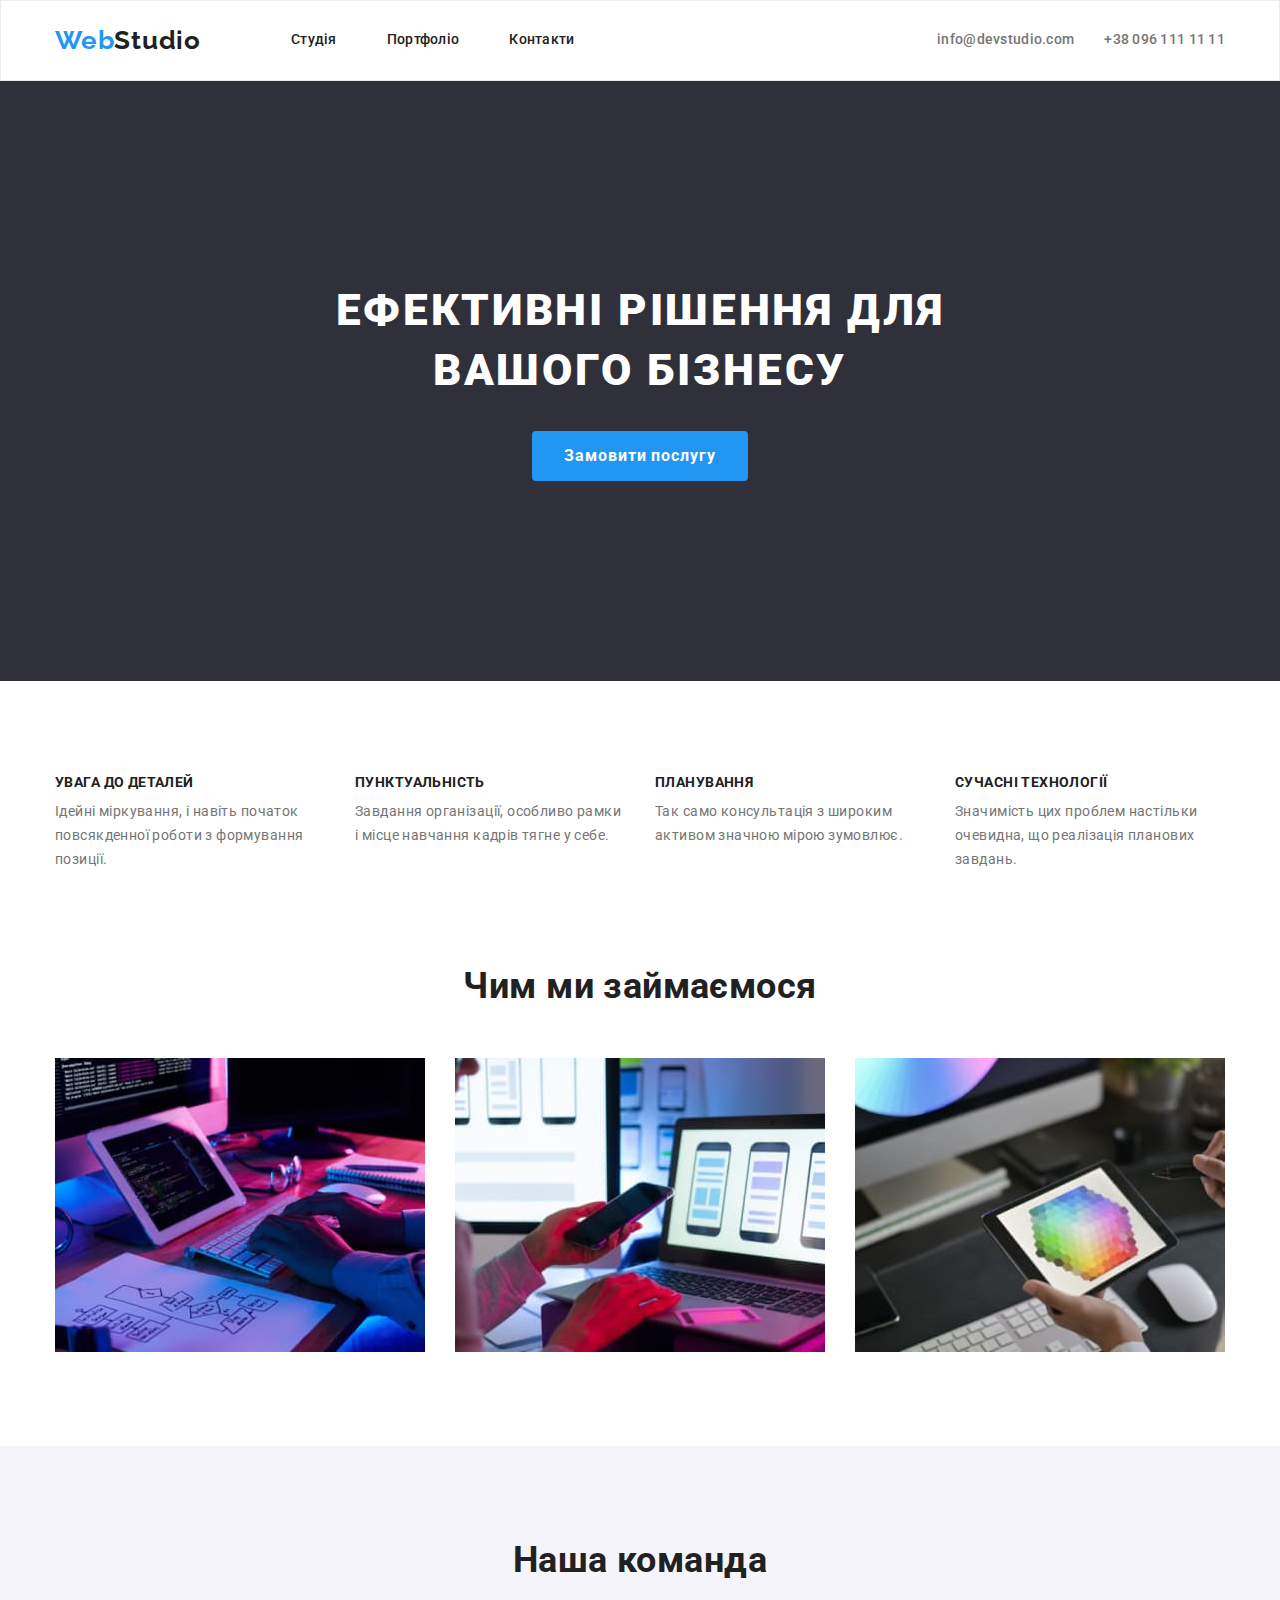
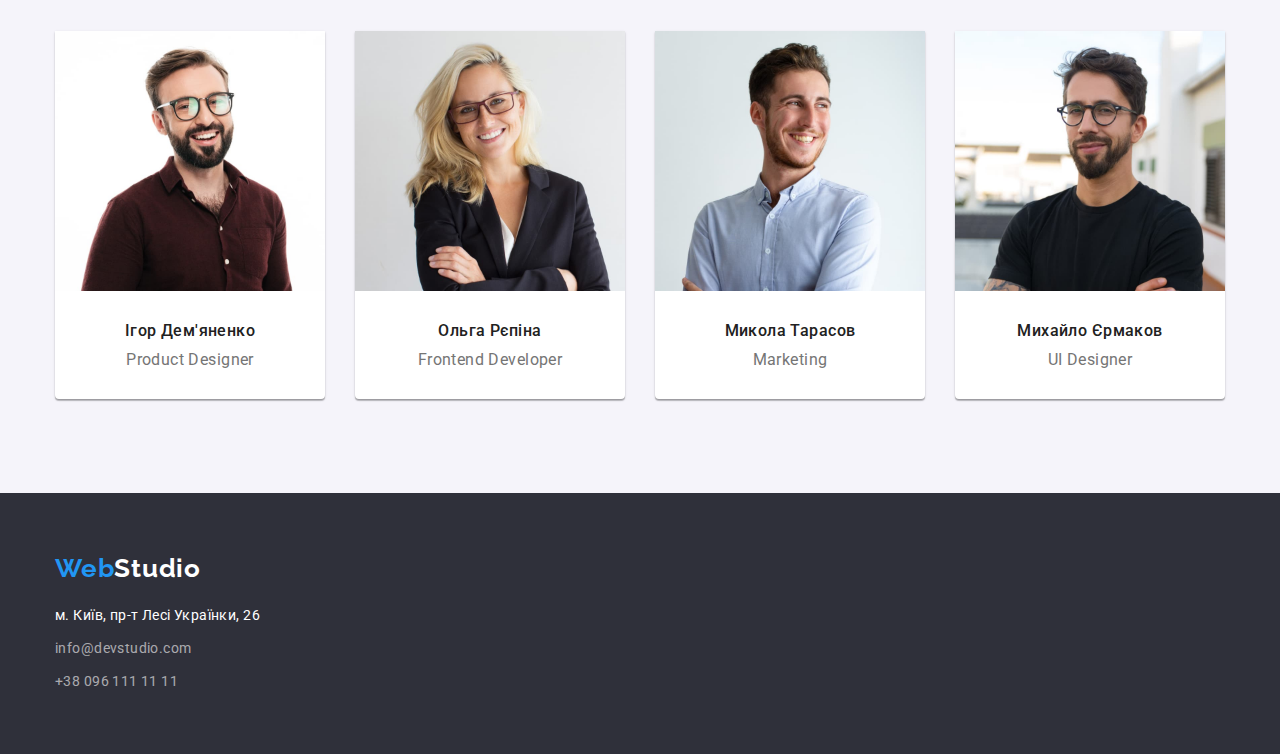
<file: index.html>
<!DOCTYPE html>
<html lang="uk">
  <head>
    <meta charset="UTF-8" />
    <meta http-equiv="X-UA-Compatible" content="IE=edge" />
    <meta name="viewport" content="width=device-width, initial-scale=1.0" />
    <title>WebStudio</title>
    <link rel="preconnect" href="https://fonts.googleapis.com" />
    <link rel="preconnect" href="https://fonts.gstatic.com" crossorigin />
    <link
      href="https://fonts.googleapis.com/css2?family=Raleway:wght@700&family=Roboto:wght@400;500;700;900&display=swap"
      rel="stylesheet"
    />
    <link
      rel="stylesheet"
      href="https://cdn.jsdelivr.net/npm/modern-normalize@1.1.0/modern-normalize.min.css"
    />
    <link rel="stylesheet" href="./css/styles.css" />
  </head>
  <body>
    <header class="page-header">
      <div class="container page-header-container">
        <nav class="site-nav">
          <a href="/index.html" class="logo"> <span class="Web-logo">Web</span>Studio</a>
          <ul class="nav-list">
            <li><a href="" class="link">Студія</a></li>
            <li><a href="./portfolio.html" class="link">Портфоліо</a></li>
            <li><a href="" class="link">Контакти</a></li>
          </ul>
        </nav>
        <ul class="contacts">
          <li><a class="contact-mail" href="mailto:info@devstudio.com">info@devstudio.com</a></li>
          <li><a class="contact-phone-number" href="tel:+380961111111">+38 096 111 11 11</a></li>
        </ul>
      </div>
    </header>
    <main>
      <section class="hero-section">
        <div class="container hero-section-container">
          <h1 class="head-hero">Ефективні рішення для <br> вашого бізнесу</h1>
          <button class="modal-open-btn" type="button">Замовити послугу</button>
        </div>
      </section>

      <section class="content-section">
        <div class="container">
          <h2 class="visually-hidden">Наші переваги</h2>
          <ul class="advantages-items">
            <li class="advantages-item-list">
              <h3 class="title-items">УВАГА ДО ДЕТАЛЕЙ</h3>
              <p class="item-list">
                Ідейні міркування, і навіть початок повсякденної роботи з формування позиції.
              </p>
            </li>
            <li class="advantages-item-list">
              <h3 class="title-items">ПУНКТУАЛЬНІСТЬ</h3>
              <p class="item-list">
                Завдання організації, особливо рамки і місце навчання кадрів тягне у себе.
              </p>
            </li>
            <li class="advantages-item-list">
              <h3 class="title-items">ПЛАНУВАННЯ</h3>
              <p class="item-list">
                Так само консультація з широким активом значною мірою зумовлює.
              </p>
            </li>
            <li class="advantages-item-list">
              <h3 class="title-items">СУЧАСНІ ТЕХНОЛОГІЇ</h3>
              <p class="item-list">
                Значимість цих проблем настільки очевидна, що реалізація планових завдань.
              </p>
            </li>
          </ul>
        </div>
      </section>
      <section class="content-section about-section">
        <div class="container">
          <h2 class="title">Чим ми займаємося</h2>
          <ul class="title-visual-foto">
            <li class="visual-foto-list">
              <img src="./images/img-box-1.jpg" alt="кодування проекту на лептопі" width="370" />
            </li>
            <li class="visual-foto-list">
              <img
                src="./images/img-box-2.jpg"
                alt="мобільні версії на екрані лептопу"
                width="370"
              />
            </li>
            <li class="visual-foto-list">
              <img src="./images/img-box-3.jpg" alt="дизайн проекту на лептопі" width="370" />
            </li>
          </ul>
        </div>
      </section>
      <section class="team-list content-section">
        <div class="container">
          <h2 class="title">Наша команда</h2>
          <ul class="team">
            <li class="employees">
              <img src="./images/foto-1.jpg" alt="фото Ігора Дем'яненко" width="270" height="260" />
              <div class="about-position">
                <h3 class="team-name">Ігор Дем'яненко</h3>
                <p class="job-position" lang="en">Product Designer</p>
              </div>
            </li>
            <li class="employees">
              <img src="./images/foto-2.jpg" alt="фото Ольги Рєпіной" width="270" height="260" />
              <div class="about-position">
                <h3 class="team-name">Ольга Рєпіна</h3>
                <p class="job-position" lang="en">Frontend Developer</p>
              </div>
            </li>
            <li class="employees">
              <img src="./images/foto-3.jpg" alt="фото Миколи Тарасова" width="270" height="260" />
              <div class="about-position">
                <h3 class="team-name">Микола Тарасов</h3>
                <p class="job-position" lang="en">Marketing</p>
              </div>
            </li>
            <li class="employees">
              <img src="./images/foto-4.jpg" alt="фото Михайла Єрмакова" width="270" height="260" />
              <div class="about-position">
                <h3 class="team-name">Михайло Єрмаков</h3>
                <p class="job-position" lang="en">UI Designer</p>
              </div>
            </li>
          </ul>
        </div>
      </section>
    </main>
    <footer class="section-footer">
      <div class="container">
        <a href="" class="logo footer-logo">
          <span class="Web-logo">Web</span><span class="second-logo-footer">Studio</span>
        </a>
        <address>
          <ul>
            <li class="footer-contact">
              <a
                class="contact-adress"
                href="https://www.google.com.ua/maps/place/%D0%B1%D1%83%D0%BB.+%D0%9B%D0%B5%D1%81%D0%B8+%D0%A3%D0%BA%D1%80%D0%B0%D0%B8%D0%BD%D0%BA%D0%B8,+26,+%D0%9A%D0%B8%D0%B5%D0%B2,+02000/@50.4265807,30.5361971,17z/data=!3m1!4b1!4m5!3m4!1s0x40d4cf0e033ecbe9:0x57a4dffefec77da0!8m2!3d50.4265807!4d30.5383858?hl=ru"
                target="_blank"
                rel="noopener noreferrer nofollow"
                >м. Київ, пр-т Лесі Українки, 26</a
              >
            </li>
            <li class="footer-contact">
              <a class="footer-contact-mail" href="mailto:info@devstudio.com">info@devstudio.com</a>
            </li>
            <li class="footer-contact">
              <a class="footer-contact-phone-number" href="tel:+380961111111">+38 096 111 11 11</a>
            </li>
          </ul>
        </address>
      </div>
    </footer>
  </body>
</html>
</file>
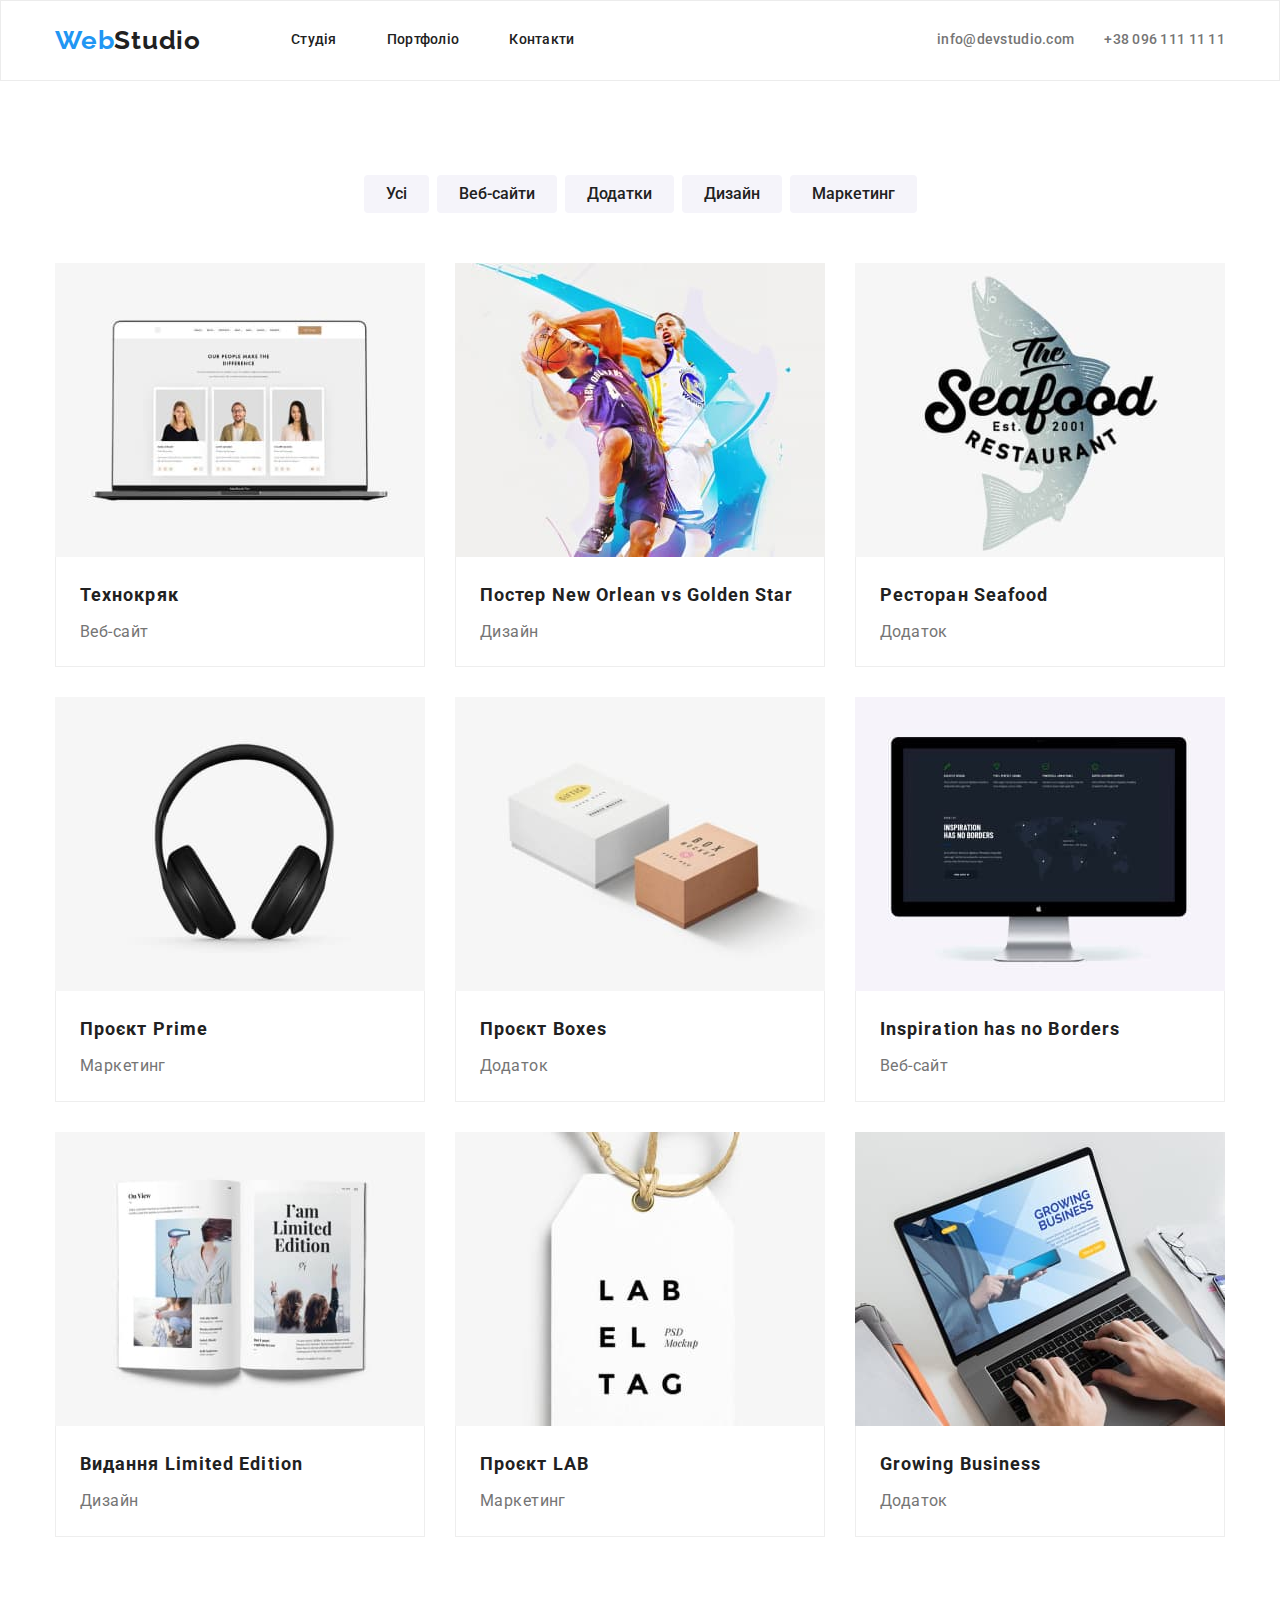
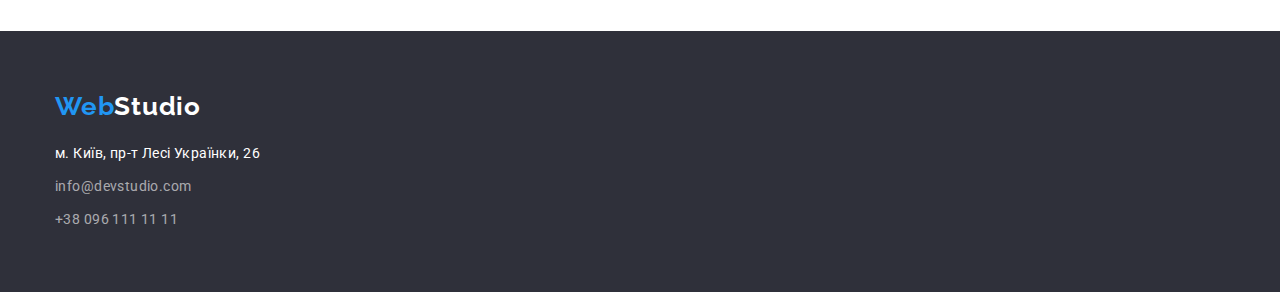
<file: portfolio.html>
<!DOCTYPE html>
<html lang="en">
  <head>
    <meta charset="UTF-8" />
    <meta http-equiv="X-UA-Compatible" content="IE=edge" />
    <meta name="viewport" content="width=device-width, initial-scale=1.0" />
    <title>Portfolio</title>
    <link
      href="https://fonts.googleapis.com/css2?family=Raleway:wght@700&family=Roboto:wght@400;500;700;900&display=swap"
      rel="stylesheet"
    />
    <link
      rel="stylesheet"
      href="https://cdn.jsdelivr.net/npm/modern-normalize@1.1.0/modern-normalize.min.css"
    />
    <link rel="stylesheet" href="./css/styles.css" />
  </head>
  <body>
    <header class="page-header">
      <div class="container page-header-container">
        <nav class="site-nav">
          <a href="/index.html" class="logo"> <span class="Web-logo">Web</span>Studio</a>
          <ul class="nav-list">
            <li><a href="" class="link">Студія</a></li>
            <li><a href="./portfolio.html" class="link">Портфоліо</a></li>
            <li><a href="" class="link">Контакти</a></li>
          </ul>
        </nav>
        <ul class="contacts">
          <li><a class="contact-mail" href="mailto:info@devstudio.com">info@devstudio.com</a></li>
          <li><a class="contact-phone-number" href="tel:+380961111111">+38 096 111 11 11</a></li>
        </ul>
      </div>
    </header>
    <main>
      <section class="portfolio content-section">
        <div class="container">
        <h1 class="visually-hidden">Портфоліо</h1>
        <ul class="btn-menu">
          <li class="menu-btn"><button class="press-btn-menu" type="button">Усі</button></li>
          <li class="menu-btn"><button class="press-btn-menu" type="button">Веб-сайти</button></li>
          <li class="menu-btn"><button class="press-btn-menu" type="button">Додатки</button></li>
          <li class="menu-btn"><button class="press-btn-menu" type="button">Дизайн</button></li>
          <li class="menu-btn"><button class="press-btn-menu" type="button">Маркетинг</button></li>
        </ul>
        <ul class="icon">
          <li class="menu-icon">
            <img src="./images/Portfolio/portfolio-1.jpg" alt="фото команди" width="370" />
            <div class="about-icon">
            <h2 class="icon-name">Технокряк</h2>
            <p class="discription-icons">Веб-сайт</p>
            </div>
          </li>
          <li class="menu-icon">
            <img src="./images/Portfolio/portfolio-2.jpg" alt="постер баскетболістів" width="370" />
            <div class="about-icon">
            <h2 class="icon-name">Постер New Orlean vs Golden Star</h2>
            <p class="discription-icons">Дизайн</p>
            </div>
          </li>
          <li class="menu-icon">
            <img src="./images/Portfolio/portfolio-3.jpg" alt="лого ресторану" width="370" />
            <div class="about-icon">
            <h2 class="icon-name">Ресторан Seafood</h2>
            <p class="discription-icons">Додаток</p>
            </div>
          </li>
          <li class="menu-icon">
            <img src="./images/Portfolio/portfolio-4.jpg" alt="фото навушників" width="370" />
            <div class="about-icon">
            <h2 class="icon-name">Проєкт Prime</h2>
            <p class="discription-icons">Маркетинг</p>
            
          </li>
          <li class="menu-icon">
            <img src="./images/Portfolio/portfolio-5.jpg" alt="упаковка" width="370" />
            <div class="about-icon">
            <h2 class="icon-name">Проєкт Boxes</h2>
            <p class="discription-icons">Додаток</p>
            </div>
        </li>
          <li class="menu-icon">
            <img src="./images/Portfolio/portfolio-6.jpg" alt="фото екрану компютера" width="370" />
            <div class="about-icon">
            <h2 class="icon-name">Inspiration has no Borders</h2>
            <p class="discription-icons">Веб-сайт</p>
          </div>
        </li>
          <li class="menu-icon">
            <img src="./images/Portfolio/portfolio-7.jpg" alt="фото видання" width="370" />
            <div class="about-icon">
            <h2 class="icon-name">Видання Limited Edition</h2>
            <p class="discription-icons">Дизайн</p>
          </div>
        </li>
          <li class="menu-icon">
            <img src="./images/Portfolio/portfolio-8.jpg" alt="фото лейба" width="370" />
            <div class="about-icon">
            <h2 class="icon-name">Проєкт LAB</h2>
            <p class="discription-icons">Маркетинг</p>
          </div>
        </li>
          <li class="menu-icon">
            <img src="./images/Portfolio/portfolio-9.jpg" alt="робота на лептопі" width="370" />
            <div class="about-icon">
            <h2 class="icon-name">Growing Business</h2>
            <p class="discription-icons">Додаток</p>
            </div>
        </li>
        </ul>
         </div>
      </section>
    </main>
   <footer class="section-footer">
      <div class="container">
        <a href="" class="logo footer-logo">
          <span class="Web-logo">Web</span><span class="second-logo-footer">Studio</span>
        </a>
        <address>
          <ul>
            <li class="footer-contact">
              <a
                class="contact-adress"
                href="https://www.google.com.ua/maps/place/%D0%B1%D1%83%D0%BB.+%D0%9B%D0%B5%D1%81%D0%B8+%D0%A3%D0%BA%D1%80%D0%B0%D0%B8%D0%BD%D0%BA%D0%B8,+26,+%D0%9A%D0%B8%D0%B5%D0%B2,+02000/@50.4265807,30.5361971,17z/data=!3m1!4b1!4m5!3m4!1s0x40d4cf0e033ecbe9:0x57a4dffefec77da0!8m2!3d50.4265807!4d30.5383858?hl=ru"
                target="_blank"
                rel="noopener noreferrer nofollow"
                >м. Київ, пр-т Лесі Українки, 26</a
              >
            </li>
            <li class="footer-contact">
              <a class="footer-contact-mail" href="mailto:info@devstudio.com">info@devstudio.com</a>
            </li>
            <li class="footer-contact">
              <a class="footer-contact-phone-number" href="tel:+380961111111">+38 096 111 11 11</a>
            </li>
          </ul>
        </address>
      </div>
    </footer>
  </body>
</html>
</file>
<file: css/styles.css>
:root {
    --accent-color:#2196F3; 
    --primary-font:'Roboto',
        sans-serif;
    --secondary-font:'Raleway',
        sans-serif;
    --primary-text-color:#212121;
    --secondary-text-color: #757575;
    --primary-background-color:#FFFFFF;
    --secondary-background-color:#F5F4FA;
    --dark-background-color:#2F303A;
}
h1,h2,h3,h4,p {
    margin-top: 0;
    margin-bottom: 0;
}
ul,ol {
    margin-top: 0;
    margin-bottom: 0;
    padding-left: 0;
}
a {
    text-decoration: none;
}
ul {
    list-style: none;
}
img {
    display: block;
    max-width: 100%;
    height: auto;
}
address {
    font-style: normal;
}
button {
cursor: pointer;
border: transparent;
text-align: center;
}
.current {
    color: var(--accent-color);
}
body {
    background-color:var(--primary-background-color);
    color: var(--primary-text-color);
    font-family: var(--primary-font);
    font-size: 14px;
    line-height: 1.14;
    letter-spacing: 0.03em;
}
.container {
    width: 1200px;
    margin-left: auto;
    margin-right: auto;
    padding-left: 15px;
    padding-right: 15px;

    
}
.page-header {
    padding-top: 24px;
    padding-bottom: 24px;
    align-content: center;
    border: 1px solid #ECECEC;
}

.page-header-container {
    display: flex;
    align-items: center;
    justify-content: space-between;
}

.site-nav {
    display: flex;
    align-items: center;
}
.contacts{
    display: flex;
}

.logo {
margin-right: 90px;


    color: var(--primary-text-color);
    font-family: var(--secondary-font);
        font-weight: 700;
        font-size: 26px;
        line-height: 1.19;
    letter-spacing: 0.03em;
}
.Web-logo {
    color:var(--accent-color);
}


.link {

        font-weight: 500;
        letter-spacing: 0.02em;
        color: var(--primary-text-color);
}
 .link:hover,
 .link:focus,
 .contact-mail:hover,
 .contact-mail:focus
{
    color:var(--accent-color);
}


.site-nav .link.current {
    color: var(--accent-color); 
}

.nav-list {
    display: flex;
    column-gap: 50px;
}

.contact-mail{
margin-right: 30px;

        font-weight: 500;
        letter-spacing: 0.02em;
        color:var(--secondary-text-color);
}
.contact-phone-number {
   
        font-weight: 500;
        letter-spacing: 0.02em;
        color:var(--secondary-text-color);
}
.contact-phone-number:hover,
.contact-phone-number:focus{
    color:var(--accent-color);
}

.hero-section {
    padding-top: 200px;
    padding-bottom: 200px;
    align-items: center;
}
.hero-section-container {
   text-align: center;
}

.modal-open-btn {
    border-radius: 4px;
        padding: 10px 32px;
        min-width: 216px;
        
        font-weight: 700;
        font-size: 16px;
        line-height: 1.87;
        letter-spacing: 0.06em;
        color: var(--primary-background-color);
        background-color: var(--accent-color);
        
}
.modal-open-btn:hover,
.modal-open-btn:focus {
    background-color: #188CE8;
}

.visually-hidden {
       position: absolute;
        white-space: nowrap;
        width: 1px;
        height: 1px;
        overflow: hidden;
        border: 0;
        padding: 0;
        clip: rect(0 0 0 0);
        clip-path: inset(50%);
        margin: -1px;
}
.advantages-items {
    display: flex;
    gap: 30px;
} 

.advantages-item-list {
    flex-basis: calc((100% - 90px)/4);
}
.content-section.about-section {
    padding-top: 0;
}

.title-visual-foto {
    display: flex;
    gap: 30px;
}

.visual-foto-list {
    flex-basis: calc((100% - 60px)/3);
}


.hero-section, 
.section-footer
{
    background-color: var(--dark-background-color);
}
.head-hero {
margin-bottom: 30px;

    font-weight: 900;
        font-size: 44px;
        line-height: 1.36;
        text-align: center;
        letter-spacing: 0.06em;
        text-transform: uppercase;
        color:var(--primary-background-color);
}

.press-btn-menu {
display: inline-block;
padding: 6px 22px;
border-radius: 4px;
text-align: center;

        font-size: 16px;
        line-height: 1.6;
        font-weight: 500;
        color: var(--primary-text-color);
        background-color: var(--secondary-background-color);
}

.menu-btn:not(:last-child){
margin-right: 8px;
}

.press-btn-menu:hover,
.press-btn-menu:focus {
    background-color: var(--accent-color);
    color:var(--primary-background-color)
}
.icon {
    display: flex;
    flex-wrap: wrap;
    gap: 30px;
}

.title-items {
margin-bottom: 10px;

    font-weight: 700;
    font-size: 14px;
    text-transform: uppercase;
        
}
.item-list {
    line-height: 1.7;
    color: var(--secondary-text-color);
}
.title {
margin-bottom: 50px;

    font-weight: 700;
    font-size: 36px;
    line-height: 1.16;
    text-align: center;
}
.team-list {
    background-color: var(--secondary-background-color);
    
}

.team {
    display: flex;
    gap: 30px;
}

.employees {
    flex-basis: calc((100% - 90px)/4);
    background: var(--primary-background-color);
    box-shadow: 0px 1px 3px rgba(0, 0, 0, 0.12), 0px 1px 1px rgba(0, 0, 0, 0.14), 0px 2px 1px rgba(0, 0, 0, 0.2);
    border-radius: 0px 0px 4px 4px;
}
.about-position {
padding-top: 30px;
padding-bottom: 30px;

}
.team-name {
margin-bottom: 10px;

    font-weight: 500;
    font-size: 16px;
    line-height: 1.19;
    text-align: center;
    
}
.job-position {

font-size: 16px;
line-height: 1.19;
text-align: center;
color: var(--secondary-text-color);
}

.icon-name {
margin-bottom: 4px;

font-weight: 700;
font-size: 18px;
line-height: 2;
letter-spacing: 0.06em;
}
.discription-icons {
font-size: 16px;
line-height: 1.87;
color: var(--secondary-text-color);
}

.second-logo-footer {
    color: var(--primary-background-color);
}
.contact-adress {
        line-height: 1.7;
        color: var(--primary-background-color)
}
.footer-contact-mail,
.footer-contact-phone-number {
    line-height: 1.7;
        color: rgba(255, 255, 255, 0.6);
}
.footer-contact-phone-number:hover,
.footer-contact-phone-number:focus,
.footer-contact-mail:hover,
.footer-contact-mail:focus
 {
    color: var(--accent-color);}

.section-footer {
    padding-top: 60px;
    padding-bottom: 60px;
}
.footer-logo {
    display: inline-block;
    margin-bottom: 20px;
    margin-right: 0;
}

.content-section {
    padding-top: 94px;
    padding-bottom: 94px;
    
}

.btn-menu {
    display: flex;
   
    align-items: center;
    margin-bottom: 50px;
    justify-content: center;
}
.menu-icon {
    flex-basis: calc((100% - 60px)/3);
   
    background: var(--primary-background-color);
    
    }

    .about-icon {
        padding: 20px 24px;
        
        border-left: 1px solid #EEEEEE;
        border-right: 1px solid #EEEEEE;
        border-bottom: 1px solid #EEEEEE;
    }

.footer-contact:not(:last-child) {
    margin-bottom: 9px;

}
</file>
